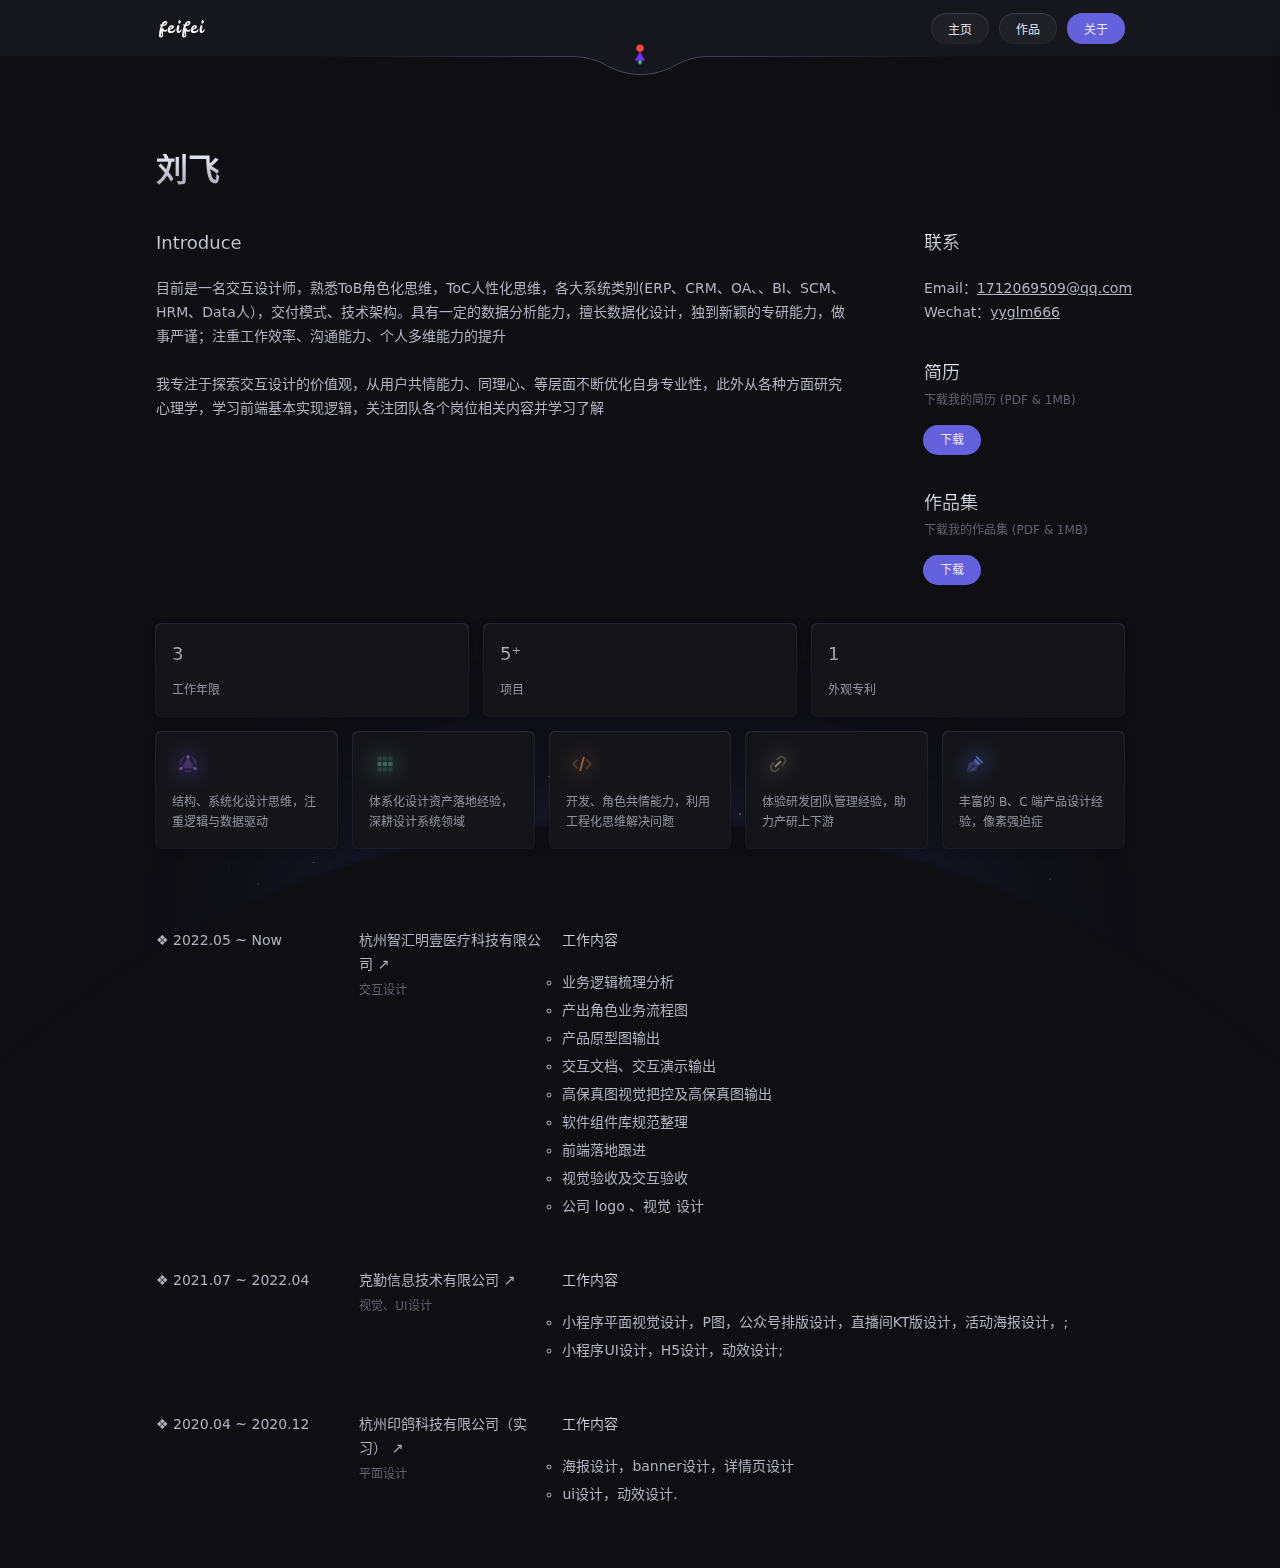
<file: about.html>
<!DOCTYPE html>
<html lang="zh-CN" style="color-scheme: dark;">
<head>
    <meta charset="UTF-8">
    <meta name="viewport" content="width=device-width, initial-scale=1.0">
    <title>刘飞 - 交互设计</title>
    <link rel="stylesheet" href="./css/style.min.css">
    <link rel="shortcut icon" href="./assets/public/favicon.svg"/>
</head>
<body>
    <canvas class="fireworks"></canvas>
    <div class="head">
        <div class="main">
            <a href="./index.html" class="logo"><img src="./assets/public/logo_text.svg"></a>
            <div class="menu">
                <li class="magical btn" onclick="window.location.href='./index.html'">主页</li>
                <li class="magical btn" onclick="window.location.href='./work.html'">作品</li>
                <li class="magical btn nav" onclick="window.location.href='./about.html'">关于</li>
            </div>
            <div class="menu" id="menu-expand">
                <li class="magical btn skin" id="menu-expand-child"><i class="icon menu-icon"></i></li>
            </div>
            <div id="menu-panel">
                <div class="menu-panel-content">
                    <li class="magical btn" onclick="window.location.href='./index.html'">主页</li>
                    <li class="magical btn" onclick="window.location.href='./work.html'">作品</li>
                    <li class="magical btn nav" onclick="window.location.href='./about.html'">关于</li>
                </div>
            </div>
        </div>
        <blockquote><img src="./assets/public/logo.svg"></blockquote>
    </div>
    <div class="about">
        <div class="about-top">
            <div class="about-name">刘飞</div>
            <div class="about-info">
                <div class="about-info-left">
                    <div class="about-info-title">Introduce</div>
                    <div class="introduce-desc">
                        目前是一名交互设计师，熟悉ToB角色化思维，ToC人性化思维，各大系统类别(ERP、CRM、OA、、BI、SCM、HRM、Data人），交付模式、技术架构。具有一定的数据分析能力，擅长数据化设计，独到新颖的专研能力，做事严谨；注重工作效率、沟通能力、个人多维能力的提升<br><br>
                        我专注于探索交互设计的价值观，从用户共情能力、同理心、等层面不断优化自身专业性，此外从各种方面研究心理学，学习前端基本实现逻辑，关注团队各个岗位相关内容并学习了解<br><br>
                    </div>
                </div>
                <div class="about-info-right">
                    <div class="contact">
                        <div class="about-info-title">联系</div>
                        <div class="contact-desc">
                            <div class="list">
                                <div class="list-label">Email：</div>
                                <div href="javascript:" class="list-value" id="email" tabindex="0" role="button"  title="点击复制邮箱">
                                    <a id="emailCopied">1712069509@qq.com</a>
                                </div>
                                <span class="list-value copied">copied&nbsp;✓</span>
                            </div>
                            <div class="list">
                                <div class="list-label">Wechat：</div>
                                <div class="list-value">
                                    <a class="tooltip">yyglm666
                                        <div class="tooltip-box">
                                            <img src="./assets/about/wechat.jpg">
                                        </div>
                                    </a>
                                </div>
                            </div>
                        </div>
                    </div>
                    <div class="resume">
                        <div class="about-info-title resume-title">简历</div>
                        <div class="resume-desc">
                            <div class="resume-desc-helptext">下载我的简历 (PDF & 1MB)</div>
                            <div class="magical resume-btn"><a href="https://docs.qq.com/pdf/DQ3VXZ1lpdlR1WmRV?u=0fa7cd2aaa994c65bd9fe5bac5818857" target="_blank">下载</a></div>
                        </div>
                    </div>
                    <div class="resume">
                        <div class="about-info-title resume-title">作品集</div>
                        <div class="resume-desc">
                            <div class="resume-desc-helptext">下载我的作品集 (PDF & 1MB)</div>
                            <div class="magical resume-btn"><a href="https://docs.qq.com/pdf/DQ0xMUG5vY2lyYURJ?u=0fa7cd2aaa994c65bd9fe5bac5818857" target="_blank">下载</a></div>
                        </div>
                    </div>
                </div>
            </div>
        </div>
        <div class="about-middle">
            <div class="power">
                <div class="list-00">
                    <div class="magical power-card-number">
                        <a>
                            <div class="card-title">3</div>
                            <div class="card-text">工作年限</div>
                        </a>
                    </div>
                    <div class="magical power-card-number">
                        <a>
                            <div class="card-title">5⁺</div>
                            <div class="card-text">项目</div>
                        </a>
                    </div>
                    
                    <div class="magical power-card-number">
                        <a>
                            <div class="card-title">1</div>
                            <div class="card-text">外观专利</div>
                        </a>
                    </div>
                </div>
                <div class="list-01">
                    <div class="magical power-card">
                        <a>
                            <div class="card-img" style="background-image: url('./assets/about/abstract.svg')"></div>
                            <div class="card-text">结构、系统化设计思维，注重逻辑与数据驱动</div>
                        </a>
                    </div>
                    <div class="magical power-card">
                        <a>
                            <div class="card-img" style="background-image: url('./assets/about/menu.svg')"></div>
                            <div class="card-text">体系化设计资产落地经验，深耕设计系统领域</div>
                        </a>
                    </div>
                    <div class="magical power-card">
                        <a>
                            <div class="card-img" style="background-image: url('./assets/about/code.svg')"></div>
                            <div class="card-text">开发、角色共情能力，利用工程化思维解决问题</div>
                        </a>
                    </div>
                    <div class="magical power-card">
                        <a>
                            <div class="card-img" style="background-image: url('./assets/about/pin.svg')"></div>
                            <div class="card-text">体验研发团队管理经验，助力产研上下游</div>
                        </a>
                    </div>
                    <div class="magical power-card">
                        <a>
                            <div class="card-img" style="background-image: url('./assets/about/pen.svg')"></div>
                            <div class="card-text">丰富的 B、C 端产品设计经验，像素强迫症</div>
                        </a>
                    </div>
                </div>
            </div>
        </div>
        <div class="about-bottom">
            <div class="experience">
                <div class="item">
                    <div class="time">❖ 2022.05 ~ Now</div>
                    <div class="name">
                        <div class="company"><a href="https://aiqicha.baidu.com/company_detail_85793384370462" target="_blank">杭州智汇明壹医疗科技有限公司 ↗</a></div>
                        <div class="job">交互设计</div>
                    </div>
                    <div class="project-experience">
                        <div class="item">
                            <div class="title">工作内容</div>
                            <div class="desc">
                                <ul>
                                    
                                    <li>业务逻辑梳理分析</li>
                                    <li>产出角色业务流程图</li>
                                    <li>产品原型图输出</li>
                                    <li>交互文档、交互演示输出</li>
                                    <li>高保真图视觉把控及高保真图输出</li>
                                    <li>软件组件库规范整理</li>
                                    <li>前端落地跟进</li>
                                    <li>视觉验收及交互验收</li>
                                    <li>公司 logo 、视觉 设计</li>
                                </ul>
                            </div>
                        </div>
                    </div>
                </div>
                <div class="item">
                    <div class="time">❖ 2021.07 ~ 2022.04</div>
                    <div class="name">
                        <div class="company"><a href="https://www.keqin-it.com/" target="_blank">克勤信息技术有限公司 ↗</a></div>
                        <div class="job">视觉、UI设计</div>
                    </div>
                    <div class="project-experience">
                        <div class="item">
                            <div class="title">工作内容</div>
                            <div class="desc">
                                <ul>
                                    <li>小程序平面视觉设计，P图，公众号排版设计，直播间KT版设计，活动海报设计，;</li>
                                    <li>小程序UI设计，H5设计，动效设计;</li>
                                </ul>
                            </div>
                        </div>
                        
                        
                    </div>
                </div>
                <div class="item">
                    <div class="time">❖ 2020.04 ~ 2020.12</div>
                    <div class="name">
                        <div class="company"><a href="https://yingekeji.com/#classify" target="_blank">杭州印鸽科技有限公司（实习） ↗</a></div>
                        <div class="job">平面设计</div>
                    </div>
                    <div class="project-experience">
                        <div class="item">
                            <div class="title">工作内容</div>
                            <div class="desc">
                                <ul>
                                    <li>海报设计，banner设计，详情页设计</li>
                                    <li>ui设计，动效设计.</li>
                                </ul>
                            </div>
                        </div>
                    </div>
                </div>
            </div>
        </div>
   
    </div>
    <div class="widget">
        <div class="shape-light"></div>
        <div class="shape-star">
            <div class="rising-stars rising-stars-visible">
                <div style="height:1px;width:1px"></div>
                <div style="height:2px;width:2px"></div>
                <div style="height:1px;width:1px"></div>
            </div>
        </div>
        <div class="shape-earth"></div>
    </div>
</body>
<script src="./js/main.min.js"></script>
<script src='./js/anime.js'></script>
<script src='./js/firework.js'></script>
</html>
</file>
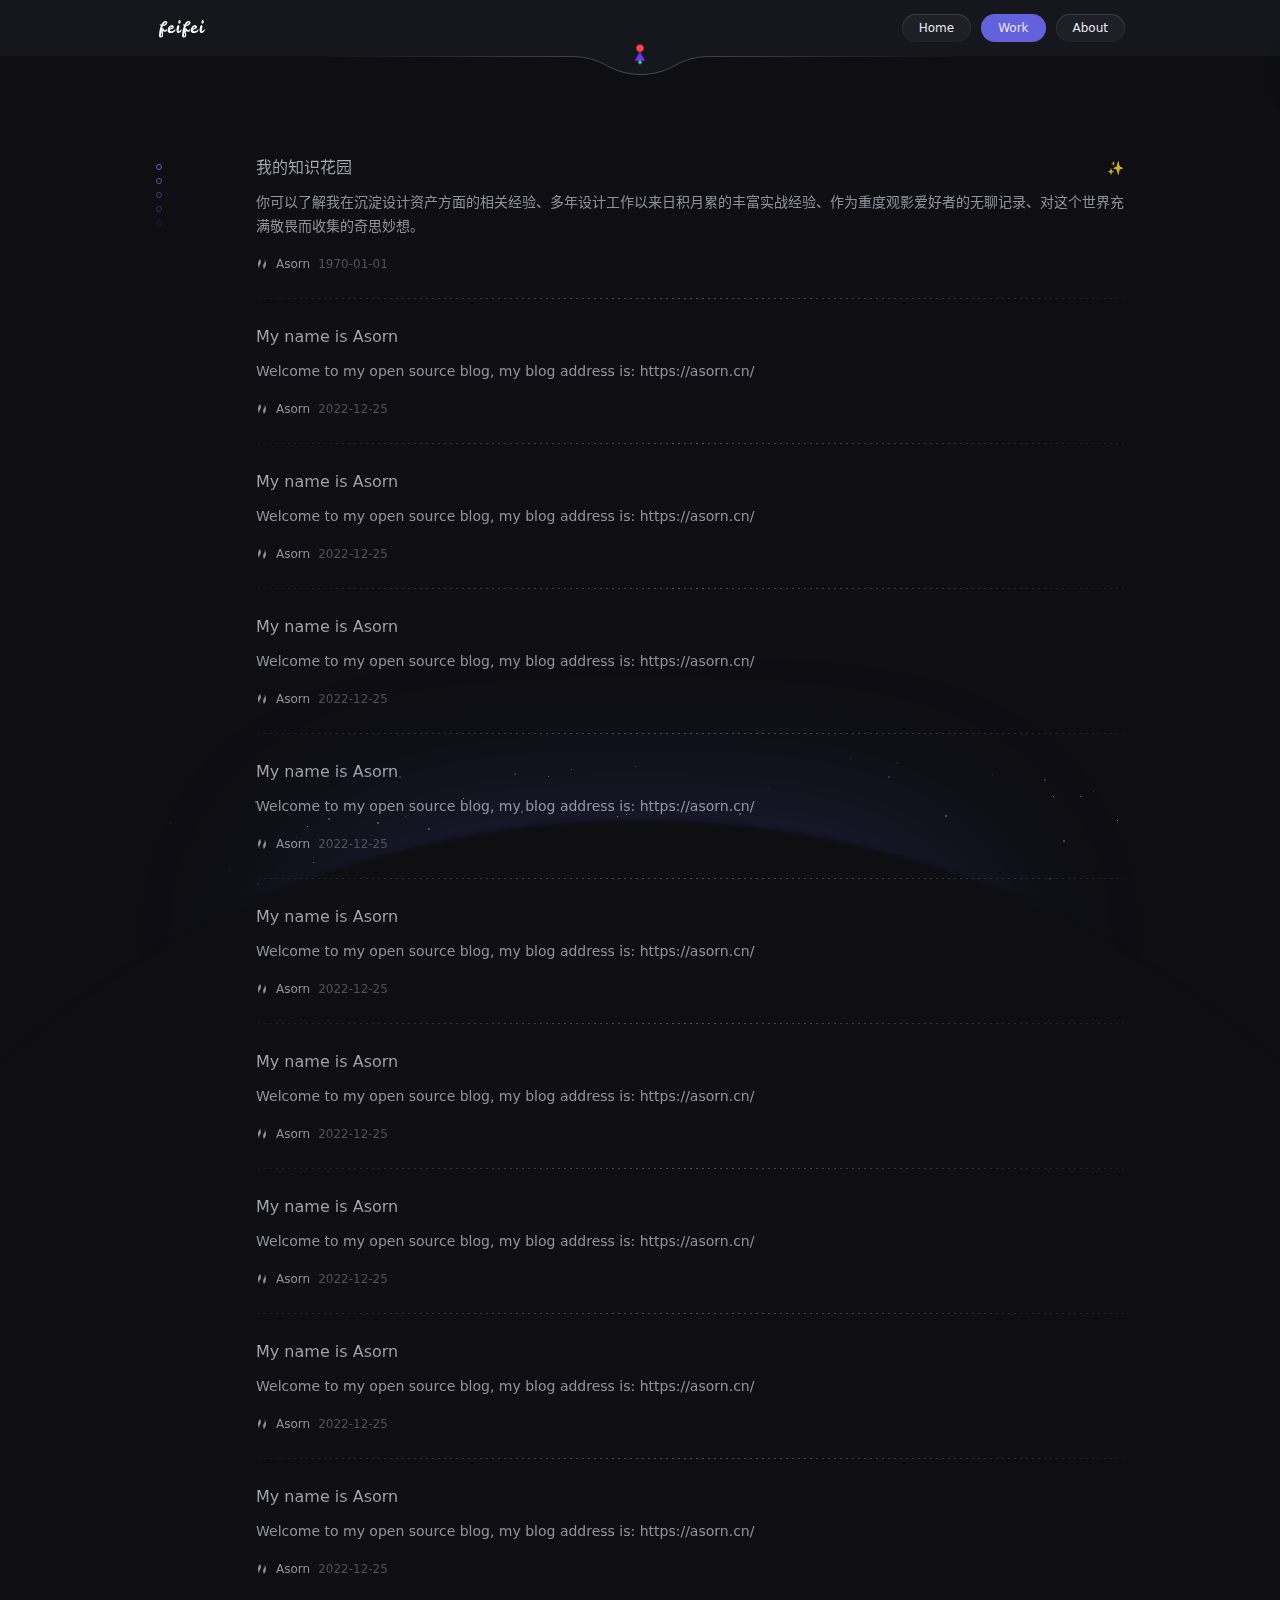
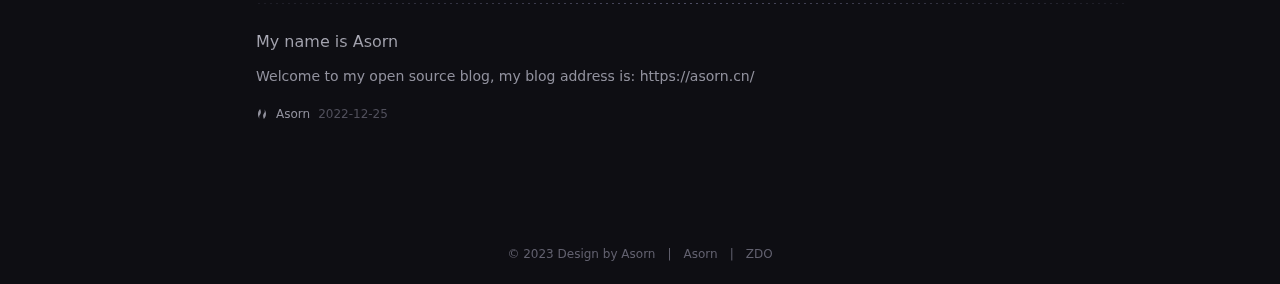
<file: blog.html>
<!DOCTYPE html>
<html lang="zh-CN" style="color-scheme: dark;">
<head>
    <meta charset="UTF-8">
    <meta name="viewport" content="width=device-width, initial-scale=1.0">
    <title>Asorn - My Blog</title>
    <link rel="stylesheet" href="./css/style.min.css">
    <link rel="shortcut icon" href="./assets/public/favicon.svg" />
</head>
<body>
    <canvas class="fireworks"></canvas>
    <div class="head">
        <div class="main">
            <a href="./index.html" class="logo"><img src="./assets/public/logo_text.svg"></a>
            <div class="menu">
                <li class="magical btn" onclick="window.location.href='./index.html'">Home</li>
                <li class="magical btn nav" onclick="window.location.href='./work.html'">Work</li>
                <li class="magical btn" onclick="window.location.href='./about.html'">About</li>
            </div>
            <div class="menu" id="menu-expand">
                <li class="magical btn skin" id="menu-expand-child"><i class="icon menu-icon"></i></li>
            </div>
            <div id="menu-panel">
                <div class="menu-panel-content">
                    <li class="magical btn" onclick="window.location.href='./index.html'">Home</li>
                    <li class="magical btn nav" onclick="window.location.href='./blog.html'">Work</li>
                    <li class="magical btn" onclick="window.location.href='./about.html'">About</li>
                </div>
            </div>
        </div>
        <blockquote><img src="./assets/public/logo.svg"></blockquote>
    </div>
    <div class="blog">
        <div class="blog-left">
            <div class="blog-left-line"><img src="./assets/blog/line-dot.svg"></div>
        </div>
        <div class="blog-list">
            <div class="item">
                <a href="https://www.yuque.com/asorn" target="_blank">
                    <div class="text">
                        <div class="title-area">
                            <div class="title">
                                <div class="name">我的知识花园</div>
                                <div class="link"> ↗</div>
                            </div>
                            <div class="tag">✨</div>
                        </div>
                        <div class="desc">你可以了解我在沉淀设计资产方面的相关经验、多年设计工作以来日积月累的丰富实战经验、作为重度观影爱好者的无聊记录、对这个世界充满敬畏而收集的奇思妙想。</div>
                    </div>
                    <div class="info">
                        <div class="info-avatar"><img src="./assets/blog/avatar.svg"></div>
                        <div class="info-name">Asorn</div>
                        <div class="info-time">1970-01-01</div>
                    </div>
                </a>
                <div class="content-divider"></div>
            </div>
            <div class="item">
                <a href="https://asorn.cn/" target="_blank">
                    <div class="text">
                        <div class="title-area">
                            <div class="title">
                                <div class="name">My name is Asorn</div>
                                <div class="link"> ↗</div>
                            </div>
                        </div>
                        <div class="desc">Welcome to my open source blog, my blog address is: https://asorn.cn/</div>
                    </div>
                    <div class="info">
                        <div class="info-avatar"><img src="./assets/blog/avatar.svg"></div>
                        <div class="info-name">Asorn</div>
                        <div class="info-time">2022-12-25</div>
                    </div>
                </a>
                <div class="content-divider"></div>
            </div>
            <div class="item">
                <a href="https://asorn.cn/" target="_blank">
                    <div class="text">
                        <div class="title-area">
                            <div class="title">
                                <div class="name">My name is Asorn</div>
                                <div class="link"> ↗</div>
                            </div>
                        </div>
                        <div class="desc">Welcome to my open source blog, my blog address is: https://asorn.cn/</div>
                    </div>
                    <div class="info">
                        <div class="info-avatar"><img src="./assets/blog/avatar.svg"></div>
                        <div class="info-name">Asorn</div>
                        <div class="info-time">2022-12-25</div>
                    </div>
                </a>
                <div class="content-divider"></div>
            </div>
            <div class="item">
                <a href="https://asorn.cn/" target="_blank">
                    <div class="text">
                        <div class="title-area">
                            <div class="title">
                                <div class="name">My name is Asorn</div>
                                <div class="link"> ↗</div>
                            </div>
                        </div>
                        <div class="desc">Welcome to my open source blog, my blog address is: https://asorn.cn/</div>
                    </div>
                    <div class="info">
                        <div class="info-avatar"><img src="./assets/blog/avatar.svg"></div>
                        <div class="info-name">Asorn</div>
                        <div class="info-time">2022-12-25</div>
                    </div>
                </a>
                <div class="content-divider"></div>
            </div>
            <div class="item">
                <a href="https://asorn.cn/" target="_blank">
                    <div class="text">
                        <div class="title-area">
                            <div class="title">
                                <div class="name">My name is Asorn</div>
                                <div class="link"> ↗</div>
                            </div>
                        </div>
                        <div class="desc">Welcome to my open source blog, my blog address is: https://asorn.cn/</div>
                    </div>
                    <div class="info">
                        <div class="info-avatar"><img src="./assets/blog/avatar.svg"></div>
                        <div class="info-name">Asorn</div>
                        <div class="info-time">2022-12-25</div>
                    </div>
                </a>
                <div class="content-divider"></div>
            </div>
            <div class="item">
                <a href="https://asorn.cn/" target="_blank">
                    <div class="text">
                        <div class="title-area">
                            <div class="title">
                                <div class="name">My name is Asorn</div>
                                <div class="link"> ↗</div>
                            </div>
                        </div>
                        <div class="desc">Welcome to my open source blog, my blog address is: https://asorn.cn/</div>
                    </div>
                    <div class="info">
                        <div class="info-avatar"><img src="./assets/blog/avatar.svg"></div>
                        <div class="info-name">Asorn</div>
                        <div class="info-time">2022-12-25</div>
                    </div>
                </a>
                <div class="content-divider"></div>
            </div>
            <div class="item">
                <a href="https://asorn.cn/" target="_blank">
                    <div class="text">
                        <div class="title-area">
                            <div class="title">
                                <div class="name">My name is Asorn</div>
                                <div class="link"> ↗</div>
                            </div>
                        </div>
                        <div class="desc">Welcome to my open source blog, my blog address is: https://asorn.cn/</div>
                    </div>
                    <div class="info">
                        <div class="info-avatar"><img src="./assets/blog/avatar.svg"></div>
                        <div class="info-name">Asorn</div>
                        <div class="info-time">2022-12-25</div>
                    </div>
                </a>
                <div class="content-divider"></div>
            </div>
            <div class="item">
                <a href="https://asorn.cn/" target="_blank">
                    <div class="text">
                        <div class="title-area">
                            <div class="title">
                                <div class="name">My name is Asorn</div>
                                <div class="link"> ↗</div>
                            </div>
                        </div>
                        <div class="desc">Welcome to my open source blog, my blog address is: https://asorn.cn/</div>
                    </div>
                    <div class="info">
                        <div class="info-avatar"><img src="./assets/blog/avatar.svg"></div>
                        <div class="info-name">Asorn</div>
                        <div class="info-time">2022-12-25</div>
                    </div>
                </a>
                <div class="content-divider"></div>
            </div>
            <div class="item">
                <a href="https://asorn.cn/" target="_blank">
                    <div class="text">
                        <div class="title-area">
                            <div class="title">
                                <div class="name">My name is Asorn</div>
                                <div class="link"> ↗</div>
                            </div>
                        </div>
                        <div class="desc">Welcome to my open source blog, my blog address is: https://asorn.cn/</div>
                    </div>
                    <div class="info">
                        <div class="info-avatar"><img src="./assets/blog/avatar.svg"></div>
                        <div class="info-name">Asorn</div>
                        <div class="info-time">2022-12-25</div>
                    </div>
                </a>
                <div class="content-divider"></div>
            </div>
            <div class="item">
                <a href="https://asorn.cn/" target="_blank">
                    <div class="text">
                        <div class="title-area">
                            <div class="title">
                                <div class="name">My name is Asorn</div>
                                <div class="link"> ↗</div>
                            </div>
                        </div>
                        <div class="desc">Welcome to my open source blog, my blog address is: https://asorn.cn/</div>
                    </div>
                    <div class="info">
                        <div class="info-avatar"><img src="./assets/blog/avatar.svg"></div>
                        <div class="info-name">Asorn</div>
                        <div class="info-time">2022-12-25</div>
                    </div>
                </a>
                <div class="content-divider"></div>
            </div>
            <div class="item">
                <a href="https://asorn.cn/" target="_blank">
                    <div class="text">
                        <div class="title-area">
                            <div class="title">
                                <div class="name">My name is Asorn</div>
                                <div class="link"> ↗</div>
                            </div>
                        </div>
                        <div class="desc">Welcome to my open source blog, my blog address is: https://asorn.cn/</div>
                    </div>
                    <div class="info">
                        <div class="info-avatar"><img src="./assets/blog/avatar.svg"></div>
                        <div class="info-name">Asorn</div>
                        <div class="info-time">2022-12-25</div>
                    </div>
                </a>
            </div>
        </div>
    </div>
    <div class="footer">
        <div class="copyright">
            <div>© 2023 Design by <a href="https://asorn.cn/" target="_blank">Asorn</a></div>
            <span>|</span>
            <div class="fillings">
                <a href="https://asorn.cn/" target="_blank">Asorn</a>
            </div>
            <span>|</span>
            <div class="friends">
                <a href="https://zdo.fun/" target="_blank">ZDO</a>
            </div>
        </div>
    </div>
    <div class="widget">
        <div class="shape-light"></div>
        <div class="shape-star">
            <div class="rising-stars rising-stars-visible">
                <div style="height:1px;width:1px"></div>
                <div style="height:2px;width:2px"></div>
                <div style="height:1px;width:1px"></div>
            </div>
        </div>
        <div class="shape-earth"></div>
    </div>
</body>
<script>
    window.addEventListener("mousemove", function (e) {
        document.querySelectorAll(".magical").forEach(element => {
            const rect = element.getBoundingClientRect();
            const offsetX = e.clientX - rect.left;
            const offsetY = e.clientY - rect.top;
            element.style.setProperty("--mouse-x", `${offsetX}px`);
            element.style.setProperty("--mouse-y", `${offsetY}px`);
        });
    });
</script>
<script src="./js/main.min.js"></script>
<script src='./js/anime.js'></script>
<script src='./js/firework.js'></script>
</html>
</file>
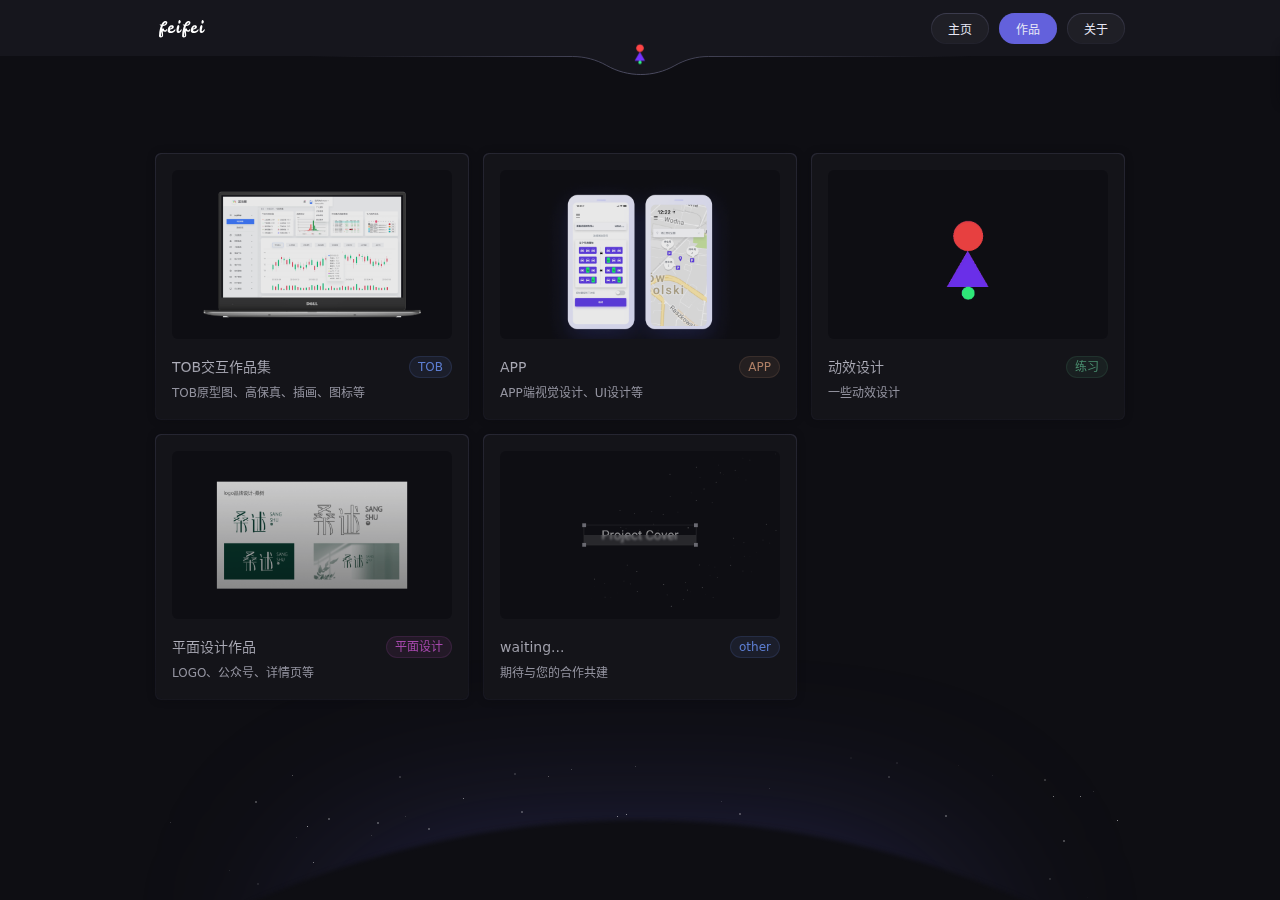
<file: work.html>
<!DOCTYPE html>
<html lang="zh-CN" style="color-scheme: dark;">
<head>
    <meta charset="UTF-8">
    <meta name="viewport" content="width=device-width, initial-scale=1.0">
    <title>刘飞 - 交互设计</title>
    <link rel="stylesheet" href="./css/style.min.css">
    <link rel="shortcut icon" href="./assets/public/favicon.svg"/>
</head>
<body>
    <canvas class="fireworks"></canvas>
    <div class="head">
        <div class="main">
            <a href="./index.html" class="logo"><img src="./assets/public/logo_text.svg"></a>
            <div class="menu">
                <li class="magical btn" onclick="window.location.href='./index.html'">主页</li>
                <li class="magical btn nav" onclick="window.location.href='./work.html'">作品</li>
                <li class="magical btn" onclick="window.location.href='./about.html'">关于</li>
            </div>
            <div class="menu" id="menu-expand">
                <li class="magical btn skin" id="menu-expand-child"><i class="icon menu-icon"></i></li>
            </div>
            <div id="menu-panel">
                <div class="menu-panel-content">
                    <li class="magical btn" onclick="window.location.href='./index.html'">主页</li>
                    <li class="magical btn nav" onclick="window.location.href='./work.html'">作品</li>
                    <li class="magical btn" onclick="window.location.href='./about.html'">关于</li>
                </div>
            </div>
        </div>
        <blockquote><img src="./assets/public/logo.svg"></blockquote>
    </div>
    
        <div class="work">
            <div class="card-list">
                <div class="magical item">
                    <a href="https://www.zcool.com.cn/work/ZNjg2MTQ1MDA=.html" target="_blank">
                        <div class="dark"><img class="cover" src="./assets/work/tob.png"></div>
                        <div class="text">
                            <div class="title-area">
                                <div class="title">
                                    <div class="name">TOB交互作品集</div>
                                    <div class="name link"> ↗</div>
                                </div>
                                <div class="tag tag-2b">TOB</div>
                            </div>
                            <div class="desc">TOB原型图、高保真、插画、图标等</div>
                        </div>
                    </a>
                </div>
                <div class="magical item">
                    <a href="https://www.zcool.com.cn/work/ZNjg4MTU2NDA=.html" target="_blank">
                        <div class="dark"><img class="cover" src="./assets/work/APP.png"></div>
                        <div class="text">
                            <div class="title-area">
                                <div class="title">
                                    <div class="name">APP</div>
                                    <div class="name link"> ↗</div>
                                </div>
                                <div class="tag tag-assets">APP</div>
                            </div>
                            <div class="desc">APP端视觉设计、UI设计等</div>
                        </div>
                    </a>
                </div>
                <div class="magical item">
                    <a href="https://www.zcool.com.cn/work/ZNjg4MjExNjg=.html" target="_blank">
                        <div class="dark"><img class="cover" src="./assets/work/Dynamic effect.png"></div>
                        <div class="text">
                            <div class="title-area">
                                <div class="title">
                                    <div class="name">动效设计</div>
                                    <div class="name link"> ↗</div>
                                </div>
                                <div class="tag tag-web">练习</div>
                            </div>
                            <div class="desc">一些动效设计</div>
                        </div>
                    </a>
                </div>
                <div class="magical item">
                    <a href="https://www.zcool.com.cn/work/ZNjg4MTk4NjQ=.html" target="_blank">
                        <div class="dark"><img class="cover" src="./assets/work/平面设计.png"></div>
                        <div class="text">
                            <div class="title-area">
                                <div class="title">
                                    <div class="name">平面设计作品</div>
                                    <div class="name link"> ↗</div>
                                </div>
                                <div class="tag tag-app">平面设计</div>
                            </div>
                            <div class="desc">LOGO、公众号、详情页等</div>
                        </div>
                    </a>
                </div>
                <div class="magical item">
                    <a href="javascript:void(0)" target="_blank">
                        <div class="dark"><img class="cover" src="./assets/work/empty.png"></div>
                        <div class="text">
                            <div class="title-area">
                                <div class="title">
                                    <div class="name">waiting...</div>
                                    <div class="name link"> ↗</div>
                                </div>
                                <div class="tag tag-2b">other</div>
                            </div>
                            <div class="desc">期待与您的合作共建</div>
                        </div>
                    </a>
                
                
            </div>
       
        </div>
        <div class="widget">
            <div class="shape-light"></div>
            <div class="shape-star">
                <div class="rising-stars rising-stars-visible">
                    <div style="height:1px;width:1px"></div>
                    <div style="height:2px;width:2px"></div>
                    <div style="height:1px;width:1px"></div>
                </div>
            </div>
            <div class="shape-earth"></div>
        </div>
        
</body>
<script>
    window.addEventListener("mousemove", function (e) {
        document.querySelectorAll(".magical").forEach(element => {
            const rect = element.getBoundingClientRect();
            const offsetX = e.clientX - rect.left;
            const offsetY = e.clientY - rect.top;
            element.style.setProperty("--mouse-x", `${offsetX}px`);
            element.style.setProperty("--mouse-y", `${offsetY}px`);
        });
    });
</script>
<script src="./js/main.min.js"></script>
<script src='./js/anime.js'></script>
<script src='./js/firework.js'></script>
</html>
</file>
<file: css/style.min.css>
@media screen and (max-width: 768px){.about-info{flex-direction:column}.list-00,.list-01{grid-template-columns:1fr 1fr !important}.about-bottom .experience .item{grid-template-columns:none !important;grid-template-rows:1fr !important}.blog-left{display:none}.menu{display:none !important}#menu-expand{display:block !important}.hello::after{width:320px !important;height:320px !important}.copyright span,.fillings,.friends{display:none !important}}@media screen and (min-width: 769px){#menu-panel{left:100vw !important}}*{border:0;margin:0;padding:0;box-sizing:border-box;list-style:none;font-size:12px;text-decoration:unset}body{background-color:#0E0E13;color:#E8E8F6;font-family:Roboto, system-ui, -apple-system, "Segoe UI", "Helvetica Neue", Arial, "Liberation Sans", sans-serif, "Apple Color Emoji", "Segoe UI Emoji", "Segoe UI Symbol", "Noto Color Emoji";-webkit-font-smoothing:antialiased;overflow-x:hidden}.fireworks{position:fixed;top:0;left:0;width:100%;height:100%;display:block;z-index:-999}.icon{font-size:0}.icon.dark::before{content:url(../assets/public/skin_light.svg)}.icon.menu-icon::before{content:url(../assets/public/menu_icon.svg)}.magical{--circle-size:600px;--inset:1px;--border:6px;position:relative;display:flex;align-items:center;justify-content:center;border-radius:var(--border);background-color:#0E0E13}.magical::before,.magical::after{content:'';position:absolute;width:calc(100% + var(--inset)*2);height:calc(100% + var(--inset)*2);border-radius:var(--border);inset:calc(0 - var(--inset))}.magical::before{background:radial-gradient(var(--circle-size) circle at var(--mouse-x) var(--mouse-y), rgba(255,255,255,0.3), transparent 40%);z-index:-1}.magical::after{background:linear-gradient(180deg, rgba(78,78,100,0.48) 0%, rgba(78,78,100,0.2) 100%);z-index:-2}.magical .show{width:100%;height:100%;position:absolute;border-radius:var(--border);opacity:0;pointer-events:none;background:radial-gradient(var(--circle-size) circle at var(--mouse-x) var(--mouse-y), rgba(255,255,255,0.01), transparent 40%)}.btn{--border:9999px;background-image:radial-gradient(var(--circle-size) circle at var(--mouse-x) var(--mouse-y), rgba(255,255,255,0.06), transparent 40%)}.btn::before{background:radial-gradient(var(--circle-size) circle at var(--mouse-x) var(--mouse-y), rgba(255,255,255,0.4), transparent 40%)}.btn::after{background:linear-gradient(180deg, rgba(78,78,100,0.68) 0%, rgba(78,78,100,0.2) 100%)}.head{position:fixed;padding:0 40px;width:100%;--height:56px;height:var(--height);display:flex;justify-content:center;align-items:center;--mw:968px;background:rgba(25,25,32,0.8);backdrop-filter:blur(4px);flex-direction:column;z-index:100}.head .main{width:100%;display:flex;justify-content:space-between;align-items:center;max-width:var(--mw)}.head .logo{height:20px}.head #menu-expand{display:none}.head #menu-expand.active{pointer-events:none}.head #menu-expand.active+#menu-panel{left:40px}.head #menu-expand>.menu-icon{transition:transform .5s}.head #menu-expand .active #menu-expand>.menu-icon{transform:rotate(45deg)}@keyframes goOut{0%{left:40px}100%{left:100vw}}.head .menu{display:flex;gap:12px}.head .menu li{--circle-size:100px;border-radius:9999px;padding:6px 16px;cursor:pointer;background-color:#1F1F26;transition:.3s background ease-in-out}.head .menu li.nav,.head .menu li.nav::before{background-color:#6361DC}.head .menu .skin{width:14px;padding:6px 13px}.head #menu-panel{width:calc(100vw - 80px);position:absolute;top:44px;left:100vw;padding:16px 24px;background:rgba(25,25,32,0.96);backdrop-filter:blur(4px);border-radius:6px;box-shadow:0px 0px 8px 0px rgba(10,10,14,0.4);z-index:101}.head #menu-panel .menu-panel-content{display:flex;flex-direction:row;flex-wrap:wrap;justify-content:flex-end;gap:16px}.head #menu-panel .menu-panel-content li{--circle-size:100px;border-radius:9999px;padding:6px 16px;cursor:pointer;background-color:#1F1F26;transition:.3s background ease-in-out}.head #menu-panel .menu-panel-content li.nav,.head #menu-panel .menu-panel-content li.nav::before{background-color:#6361DC}.head blockquote{position:absolute;inset:calc(20px + var(--height)) 0 0;font-size:0;width:100%;display:flex;align-items:flex-end;justify-content:center}.head blockquote::after{content:'';position:absolute;bottom:0;left:0;right:0;height:20px;background:url("../assets/public/head_bottom_line.svg") no-repeat center top;z-index:-1}.head blockquote img{margin-bottom:10px;animation:rotate 6s linear infinite}@keyframes rotate{0%{transform:rotate(0deg)}100%{transform:rotate(360deg)}}.footer{padding:60px 40px 20px 40px;font-size:12px;line-height:20px;color:#62616F}.footer .copyright{display:flex;justify-content:center;align-items:center;--mw:968px;gap:12px}.footer .copyright .main{width:100%;display:flex;justify-content:space-between;align-items:center;max-width:var(--mw)}.footer .copyright a{transition:color .15s ease-in;color:#62616F}.footer .copyright a:hover{color:#6361DC}.footer .copyright .friends{display:flex;justify-content:center;align-items:center;--mw:968px;gap:8px}.footer .copyright .friends .main{width:100%;display:flex;justify-content:space-between;align-items:center;max-width:var(--mw)}.widget{display:flex;justify-content:center;align-items:center;--mw:968px}.widget .main{width:100%;display:flex;justify-content:space-between;align-items:center;max-width:var(--mw)}.widget .shape-light{z-index:-99;position:fixed;bottom:-180px;width:600px;height:200px;border-radius:9999px;background:rgba(99,97,220,0.4);filter:blur(100px)}.widget .shape-star{position:fixed;z-index:-98;bottom:0;height:150px;width:var(--mw);-webkit-mask-image:linear-gradient(180deg, rgba(217,217,217,0) 0%, rgba(217,217,217,0.8) 25%, #d9d9d9 50%, rgba(217,217,217,0.8) 75%, rgba(217,217,217,0) 100%);mask-image:linear-gradient(180deg, rgba(217,217,217,0) 0%, rgba(217,217,217,0.8) 25%, #d9d9d9 50%, rgba(217,217,217,0.8) 75%, rgba(217,217,217,0) 100%);-webkit-mask-size:cover;mask-size:cover}@keyframes risingStarsAnination{0%{transform:translateZ(0) translateY(0)}to{transform:translateZ(0) translateY(-2000px)}}.widget .shape-star .rising-stars{opacity:.7;pointer-events:none}.widget .shape-star .rising-stars div{background:transparent;border-radius:50%}.widget .shape-star .rising-stars div:nth-child(1){animation-duration:100s !important;box-shadow:136px 13273px #fff,347px 1735px #fff,813px 1674px #fff,1949px 440px #fff,1440px 41px #fff,437px 1122px #fff,406px 430px #fff,1014px 25px #fff,1330px 1616px #fff,1636px 1496px #fff,1358px 800px #fff,48px 857px #fff,900px 1821px #fff,906px 1975px #fff,832px 163px #fff,1911px 1480px #fff,576px 523px #fff,783px 1435px #fff,738px 1712px #fff,1822px 193px #fff,1168px 1172px #fff,480px 687px #fff,798px 337px #fff,1747px 824px #fff,1296px 1690px #fff,1277px 1786px #fff,1941px 1271px #fff,1925px 784px #fff,400px 1302px #fff,112px 882px #fff,1008px 1624px #fff,55px 1604px #fff,1143px 1555px #fff,1354px 1344px #fff,1687px 601px #fff,651px 617px #fff,984px 1737px #fff,505px 1689px #fff,634px 1460px #fff,770px 827px #fff,315px 833px #fff,192px 1677px #fff,1324px 580px #fff,1862px 1217px #fff,157px 1255px #fff,1265px 1949px #fff,259px 482px #fff,1925px 39px #fff,1823px 1401px #fff,172px 1227px #fff,1120px 662px #fff,621px 681px #fff,959px 1389px #fff,370px 367px #fff,1629px 754px #fff,117px 756px #fff,415px 19px #fff,1158px 1227px #fff,36px 322px #fff,315px 1172px #fff,1156px 1010px #fff,758px 828px #fff,1576px 1585px #fff,725px 1487px #fff,1987px 1199px #fff,832px 827px #fff,1162px 92px #fff,103px 1868px #fff,588px 198px #fff,695px 984px #fff,1256px 1513px #fff,29px 924px #fff,1991px 1022px #fff,317px 932px #fff,114px 1610px #fff,1073px 1420px #fff,1161px 1045px #fff,684px 312px #fff,250px 419px #fff,151px 76px #fff,1228px 400px #fff,1381px 202px #fff,1210px 207px #fff,951px 1633px #fff,1585px 1768px #fff,1187px 1462px #fff,231px 1455px #fff,1457px 1778px #fff,1604px 75px #fff,1952px 1575px #fff,1870px 10px #fff,1240px 1824px #fff,591px 554px #fff,1696px 112px #fff,1618px 662px #fff,860px 1971px #fff,899px 1140px #fff,1334px 285px #fff,1051px 732px #fff,267px 1737px #fff,1363px 965px #fff,1829px 1718px #fff,1966px 1063px #fff,979px 1908px #fff,1654px 1085px #fff,416px 1055px #fff,1758px 576px #fff,1604px 720px #fff,840px 143px #fff,852px 1385px #fff,411px 1808px #fff,992px 28px #fff,1461px 122px #fff,1110px 671px #fff,221px 1734px #fff,1886px 1139px #fff,1963px 1765px #fff,406px 456px #fff,461px 1710px #fff,524px 1305px #fff,905px 1265px #fff,731px 126px #fff,1748px 186px #fff,759px 1511px #fff,1502px 1174px #fff,163px 1326px #fff,1236px 416px #fff,963px 1543px #fff,509px 373px #fff,1965px 942px #fff,1621px 1614px #fff,211px 515px #fff,1064px 990px #fff,475px 715px #fff,1977px 366px #fff,1480px 1801px #fff,693px 701px #fff,944px 628px #fff,1870px 1324px #fff,1745px 442px #fff,753px 1087px #fff,1639px 620px #fff,1838px 1570px #fff,1945px 1028px #fff,1692px 1037px #fff,276px 440px #fff,668px 1787px #fff,440px 1541px #fff,1493px 199px #fff,1930px 1584px #fff,1856px 700px #fff,1161px 682px #fff,1671px 664px #fff,286px 1182px #fff,1933px 1388px #fff,743px 1367px #fff,849px 1823px #fff,136px 25px #fff,568px 102px #fff,659px 687px #fff,27px 211px #fff,1980px 602px #fff,383px 176px #fff,1124px 470px #fff,1143px 100px #fff,1744px 1751px #fff,689px 614px #fff,596px 1867px #fff,710px 883px #fff,637px 202px #fff,1372px 962px #fff,1595px 1650px #fff,1491px 1428px #fff,873px 235px #fff,1127px 582px #fff,700px 140px #fff,1470px 1395px #fff,1133px 1532px #fff,1736px 1749px #fff,1841px 228px #fff,529px 1790px #fff,1084px 1246px #fff,1365px 230px #fff,529px 304px #fff,528px 1689px #fff,1549px 1892px #fff,975px 1315px #fff,1924px 1909px #fff,423px 115px #fff,1198px 432px #fff,1081px 956px #fff,1890px 1360px #fff,872px 535px #fff,781px 630px #fff,1010px 197px #fff,651px 125px #fff,1569px 1159px #fff,233px 759px #fff,372px 139px #fff,742px 1233px #fff,302px 1514px #fff,1159px 879px #fff,1536px 213px #fff,1212px 49px #fff,897px 1653px #fff,1735px 765px #fff,1086px 410px #fff,609px 1933px #fff,127px 172px #fff,179px 1873px #fff,584px 299px #fff,861px 1050px #fff,400px 234px #fff,1401px 806px #fff,1086px 47px #fff,1735px 1844px #fff,1874px 1698px #fff,975px 720px #fff,164px 845px #fff,461px 66px #fff,894px 1102px #fff,151px 1968px #fff,258px 1303px #fff,366px 593px #fff,390px 1023px #fff,1296px 661px #fff,308px 285px #fff,554px 1926px #fff,1409px 527px #fff,1661px 316px #fff,101px 439px #fff,1051px 1323px #fff,1144px 1541px #fff,479px 16px #fff,1172px 911px #fff,1087px 1807px #fff,1699px 628px #fff,1859px 1056px #fff,571px 1977px #fff,137px 1578px #fff,906px 847px #fff,1071px 430px #fff,212px 323px #fff,353px 276px #fff,680px 316px #fff,1781px 1151px #fff,137px 1426px #fff,1270px 1679px #fff,696px 220px #fff,587px 184px #fff,704px 795px #fff,1646px 907px #fff,1546px 11px #fff,369px 1976px #fff,1199px 815px #fff,290px 913px #fff,159px 1921px #fff,955px 1406px #fff,748px 1132px #fff,1388px 1674px #fff,1390px 1925px #fff,961px 70px #fff,1015px 927px #fff,470px 64px #fff,1125px 684px #fff,615px 1839px #fff,1318px 1437px #fff,1338px 1130px #fff,295px 1857px #fff,1656px 1208px #fff,1550px 1250px #fff,595px 1523px #fff,943px 1812px #fff,976px 1048px #fff,175px 1883px #fff,641px 1066px #fff,1115px 758px #fff,1726px 1072px #fff,1403px 1085px #fff,1601px 935px #fff,221px 877px #fff,1318px 1484px #fff,1382px 1995px #fff,737px 1875px #fff,772px 1635px #fff,869px 1654px #fff,1179px 18px #fff,518px 695px #fff,691px 1963px #fff,1290px 1259px #fff,121px 1616px #fff,531px 1751px #fff,538px 968px #fff,1492px 1387px #fff,848px 1586px #fff,665px 1946px #fff,307px 984px #fff,593px 1790px #fff,282px 981px #fff,1383px 1886px #fff,1220px 1353px #fff,537px 1893px #fff,1228px 1085px #fff,1415px 532px #fff,660px 982px #fff,308px 1837px #fff,1644px 694px #fff,1137px 296px #fff,1010px 450px #fff,1405px 1366px #fff,1823px 1910px #fff,623px 1983px #fff,585px 716px #fff,1521px 888px #fff,334px 1235px #fff,989px 1957px #fff,1055px 1917px #fff,1012px 1921px #fff,502px 793px #fff,362px 394px #fff,437px 1451px #fff,49px 1224px #fff,1883px 326px #fff,235px 1679px #fff,355px 1148px #fff,204px 907px #fff,1405px 851px #fff,404px 986px #fff,126px 239px #fff,1311px 1960px #fff,1178px 804px #fff,692px 1467px #fff,523px 1043px #fff,259px 1128px #fff,940px 229px #fff,733px 590px #fff,845px 1397px #fff,64px 383px #fff,220px 1136px #fff,307px 48px #fff,1996px 1239px #fff,495px 322px #fff,1245px 1786px #fff,392px 26px #fff,1053px 835px #fff,68px 296px #fff,1165px 63px #fff,1992px 584px #fff,1947px 881px #fff,1012px 205px #fff,419px 1901px #fff,91px 667px #fff,558px 1692px #fff,129px 252px #fff,369px 428px #fff,241px 1865px #fff,289px 1345px #fff,1591px 1655px #fff,29px 585px #fff,489px 885px #fff,342px 307px #fff,589px 658px #fff,1069px 348px #fff,355px 690px #fff,1141px 483px #fff,299px 1211px #fff,217px 1040px #fff,266px 524px #fff,1151px 304px #fff,777px 1096px #fff,1166px 1726px #fff,1332px 819px #fff,986px 1727px #fff,87px 1949px #fff,1962px 83px #fff,133px 708px #fff,1603px 504px #fff,487px 1316px #fff,216px 863px #fff,877px 162px #fff,1234px 1181px #fff,1102px 1118px #fff,509px 475px #fff,621px 935px #fff,658px 589px #fff,665px 1606px #fff,878px 1542px #fff,864px 882px #fff,1070px 1310px #fff,1983px 1146px #fff,1673px 1885px #fff,1008px 351px #fff,1896px 494px #fff,1523px 1071px #fff,1424px 773px #fff,1077px 571px #fff,281px 602px #fff,19px 1135px #fff,852px 1826px #fff,1114px 1291px #fff,956px 257px #fff,1956px 1188px #fff,1779px 284px #fff,204px 613px #fff,1892px 1213px #fff,1787px 1914px #fff,1732px 695px #fff,1497px 375px #fff,1266px 1719px #fff,1668px 1242px #fff,931px 147px #fff,399px 1359px #fff,1626px 518px #fff,840px 1495px #fff,145px 926px #fff,924px 46px #fff,1907px 1649px #fff,953px 1435px #fff,1530px 373px #fff,320px 1346px #fff,1007px 581px #fff,897px 46px #fff,926px 1693px #fff,1187px 370px #fff,69px 939px #fff,64px 1548px #fff,66px 491px #fff,1871px 676px #fff,1240px 722px #fff,1223px 216px #fff,1743px 1566px #fff,1901px 1944px #fff,918px 583px #fff,285px 601px #fff,1303px 263px #fff,1156px 1288px #fff,1897px 61px #fff,463px 1533px #fff,98px 1153px #fff,1430px 1811px #fff,304px 651px #fff,722px 260px #fff,219px 1577px #fff,157px 112px #fff,1146px 1534px #fff,972px 230px #fff,529px 962px #fff,91px 947px #fff,410px 1245px #fff,1556px 586px #fff,591px 1038px #fff,1571px 892px #fff,236px 1129px #fff,976px 1915px #fff,903px 590px #fff,939px 521px #fff,697px 859px #fff,1192px 71px #fff,614px 366px #fff,1197px 1094px #fff,1433px 839px #fff,1689px 1700px #fff,1023px 1084px #fff,176px 1110px #fff,12px 830px #fff,1880px 1619px #fff,1914px 994px #fff,218px 987px #fff,1585px 517px #fff,1837px 502px #fff,1878px 1043px #fff,30px 837px #fff,1582px 1999px #fff,1698px 940px #fff,613px 266px #fff,1628px 29px #fff,1113px 180px #fff,239px 269px #fff,1903px 449px #fff,1788px 1095px #fff,51px 1761px #fff,421px 1073px #fff,353px 292px #fff,1612px 749px #fff,986px 601px #fff,450px 343px #fff,1386px 1341px #fff,204px 848px #fff,1527px 110px #fff,379px 1993px #fff,820px 1197px #fff,279px 1804px #fff,160px 1801px #fff,1475px 1135px #fff,1374px 1626px #fff,873px 1542px #fff,1637px 1435px #fff,470px 1761px #fff,628px 919px #fff,628px 574px #fff}.widget .shape-star .rising-stars div:nth-child(2){animation-duration:150s !important;box-shadow:1046px 2770px #fff,584px 202px #fff,195px 1038px #fff,84px 741px #fff,466px 961px #fff,192px 609px #fff,704px 571px #fff,1498px 1059px #fff,21px 1214px #fff,643px 408px #fff,848px 514px #fff,420px 1928px #fff,866px 698px #fff,1071px 119px #fff,1284px 570px #fff,907px 89px #fff,1990px 137px #fff,768px 1886px #fff,1602px 623px #fff,223px 255px #fff,1224px 1955px #fff,1216px 1001px #fff,817px 1781px #fff,1586px 684px #fff,221px 71px #fff,1885px 1713px #fff,1441px 15px #fff,1946px 1649px #fff,437px 1773px #fff,1831px 657px #fff,1230px 220px #fff,906px 1681px #fff,906px 184px #fff,1689px 859px #fff,1655px 564px #fff,1900px 1354px #fff,378px 1964px #fff,985px 1685px #fff,1357px 999px #fff,1518px 1502px #fff,1068px 338px #fff,920px 1753px #fff,1589px 1108px #fff,1212px 1920px #fff,199px 596px #fff,172px 67px #fff,1104px 797px #fff,682px 571px #fff,228px 1285px #fff,401px 751px #fff,558px 1703px #fff,1382px 736px #fff,463px 1746px #fff,579px 1384px #fff,208px 1771px #fff,290px 881px #fff,408px 1189px #fff,1024px 768px #fff,247px 282px #fff,1254px 1274px #fff,592px 1785px #fff,460px 914px #fff,275px 429px #fff,991px 93px #fff,1961px 429px #fff,998px 1797px #fff,1363px 1258px #fff,1387px 611px #fff,1850px 482px #fff,401px 482px #fff,899px 966px #fff,1424px 1844px #fff,1555px 1899px #fff,625px 506px #fff,41px 219px #fff,958px 1518px #fff,1894px 717px #fff,1207px 807px #fff,183px 614px #fff,1146px 467px #fff,349px 1521px #fff,587px 1330px #fff,940px 1640px #fff,1167px 1990px #fff,1728px 1870px #fff,88px 336px #fff,1326px 944px #fff,1103px 117px #fff,1531px 1508px #fff,588px 1497px #fff,1193px 1036px #fff,475px 345px #fff,775px 731px #fff,1189px 411px #fff,1657px 108px #fff,828px 1788px #fff,622px 357px #fff,1441px 1292px #fff,1332px 361px #fff,979px 376px #fff,504px 412px #fff,1470px 290px #fff,1422px 1637px #fff,911px 1694px #fff,1304px 1729px #fff,1378px 890px #fff,181px 1238px #fff,166px 1011px #fff,570px 823px #fff,1842px 771px #fff,1495px 189px #fff,324px 1077px #fff,850px 883px #fff,1718px 1273px #fff,1559px 215px #fff,425px 254px #fff,114px 1855px #fff,1425px 253px #fff,1327px 477px #fff,1644px 234px #fff,851px 1060px #fff,384px 1151px #fff,78px 433px #fff,269px 847px #fff,11px 1426px #fff,1583px 31px #fff,1067px 48px #fff,1532px 544px #fff,1418px 923px #fff,1609px 1733px #fff,96px 1597px #fff,1818px 421px #fff,1059px 181px #fff,156px 1830px #fff,1565px 11px #fff,989px 287px #fff,827px 459px #fff,1730px 1155px #fff,688px 939px #fff,694px 6px #fff,360px 1041px #fff,1230px 1560px #fff,1228px 1637px #fff,207px 460px #fff,1869px 627px #fff,69px 872px #fff,438px 154px #fff,217px 721px #fff,141px 678px #fff,606px 1622px #fff,1836px 1505px #fff,568px 1817px #fff,1692px 901px #fff,1726px 1257px #fff,272px 77px #fff,1327px 405px #fff,833px 628px #fff,974px 782px #fff,828px 1085px #fff,1516px 57px #fff,1432px 279px #fff,1308px 608px #fff,419px 1365px #fff,989px 1354px #fff,343px 557px #fff,1787px 1617px #fff,609px 281px #fff,397px 635px #fff,330px 1483px #fff,1039px 1891px #fff,623px 390px #fff,849px 1113px #fff,774px 1584px #fff,339px 1374px #fff,910px 294px #fff,348px 1997px #fff,961px 1571px #fff,108px 1103px #fff,761px 1908px #fff,1612px 1543px #fff,1978px 1013px #fff,1420px 170px #fff,250px 157px #fff,760px 804px #fff,503px 1240px #fff,913px 1425px #fff,694px 541px #fff,999px 1757px #fff,1792px 865px #fff,521px 1962px #fff,892px 1943px #fff,1266px 744px #fff,1315px 121px #fff,957px 1880px #fff,1387px 334px #fff,101px 132px #fff,760px 1557px #fff,1100px 112px #fff,879px 173px #fff,1712px 1707px #fff,888px 28px #fff,33px 1189px #fff,1316px 1591px #fff,254px 1751px #fff,494px 1485px #fff,1654px 782px #fff,1983px 693px #fff,754px 1919px #fff,1116px 85px #fff,1417px 634px #fff,343px 657px #fff,481px 1867px #fff,805px 1831px #fff,213px 1734px #fff,1305px 225px #fff,1158px 1852px #fff,1335px 1897px #fff,995px 514px #fff,1297px 1704px #fff,732px 25px #fff,1190px 1980px #fff,515px 1537px #fff,1675px 639px #fff,1693px 1862px #fff,417px 1885px #fff,1303px 1332px #fff,1422px 259px #fff,1176px 1403px #fff,1477px 980px #fff,1960px 461px #fff,99px 980px #fff,1139px 418px #fff,1357px 487px #fff,1009px 1329px #fff,293px 355px #fff,301px 464px #fff,222px 138px #fff,307px 265px #fff,989px 856px #fff,182px 1885px #fff,1064px 1909px #fff,885px 155px #fff,403px 166px #fff,1540px 1180px #fff,310px 1519px #fff,777px 496px #fff,664px 1389px #fff,1950px 758px #fff,63px 1412px #fff,1247px 1151px #fff,365px 60px #fff,1793px 502px #fff,533px 320px #fff,927px 766px #fff,206px 340px #fff,1261px 292px #fff,1908px 1564px #fff,99px 50px #fff,1693px 1858px #fff,641px 1034px #fff,1063px 453px #fff,1973px 163px #fff,712px 600px #fff,264px 1682px #fff,1686px 289px #fff,1305px 745px #fff,30px 349px #fff,649px 1772px #fff,1032px 141px #fff,204px 1345px #fff,46px 289px #fff,173px 466px #fff,1369px 1116px #fff,528px 196px #fff,1355px 1117px #fff,1344px 1192px #fff,220px 304px #fff,1816px 1984px #fff,1903px 683px #fff,389px 934px #fff,79px 1352px #fff,1317px 1295px #fff,1169px 1389px #fff,1061px 914px #fff,1777px 1736px #fff,1859px 286px #fff,1479px 569px #fff,930px 1613px #fff,1892px 682px #fff,867px 1193px #fff,40px 1606px #fff,624px 1860px #fff,1829px 1897px #fff,1891px 1944px #fff,1633px 1642px #fff,71px 627px #fff,1334px 1548px #fff,1461px 1437px #fff,220px 547px #fff,334px 907px #fff,1512px 34px #fff,789px 64px #fff,190px 1169px #fff,358px 22px #fff,438px 115px #fff,1576px 248px #fff,117px 836px #fff,957px 1773px #fff,213px 1553px #fff,1211px 1094px #fff,1768px 1569px #fff,541px 725px #fff,1027px 1196px #fff,996px 677px #fff,1406px 1504px #fff,707px 1457px #fff,1704px 445px #fff,1403px 1557px #fff,1743px 223px #fff,1866px 1923px #fff,1137px 762px #fff,1566px 1760px #fff,1289px 1717px #fff,1397px 634px #fff,1286px 516px #fff,1179px 1503px #fff,1143px 1306px #fff,489px 1107px #fff,1663px 145px #fff,1553px 1813px #fff,1611px 1558px #fff,969px 946px #fff,243px 25px #fff,518px 117px #fff,1510px 12px #fff,1461px 1296px #fff,453px 697px #fff,726px 1082px #fff,1727px 410px #fff,1242px 1258px #fff,1847px 1331px #fff,1746px 1023px #fff,972px 1887px #fff,704px 453px #fff,424px 993px #fff,1437px 797px #fff,1947px 235px #fff,916px 1060px #fff,1034px 1354px #fff,723px 1738px #fff,447px 1609px #fff,167px 780px #fff,462px 1224px #fff,704px 1676px #fff,1880px 495px #fff,665px 1497px #fff,773px 1221px #fff,471px 771px #fff,549px 221px #fff,846px 242px #fff,638px 300px #fff,75px 492px #fff,856px 1803px #fff,1605px 1288px #fff,740px 11px #fff,1009px 1229px #fff,650px 1734px #fff,565px 1651px #fff,1314px 949px #fff,852px 1135px #fff,1742px 360px #fff,512px 487px #fff,965px 1638px #fff,619px 1818px #fff,982px 838px #fff,36px 1269px #fff,14px 542px #fff,1913px 1614px #fff,1231px 1455px #fff,950px 1539px #fff,1599px 124px #fff,854px 661px #fff,45px 810px #fff,1098px 425px #fff,1088px 579px #fff,100px 673px #fff,1729px 1110px #fff,35px 507px #fff,435px 708px #fff,893px 127px #fff,953px 1523px #fff,1067px 1352px #fff,1806px 376px #fff,738px 1173px #fff,676px 1910px #fff,405px 805px #fff,1289px 1838px #fff,1794px 677px #fff,1727px 1763px #fff,729px 181px #fff,417px 1509px #fff,402px 867px #fff,1047px 1577px #fff,1748px 619px #fff,815px 156px #fff,1668px 13px #fff,285px 1014px #fff,499px 1355px #fff,384px 819px #fff,364px 1484px #fff,968px 534px #fff,1935px 1915px #fff,662px 870px #fff,1837px 1960px #fff,1063px 1369px #fff,388px 271px #fff,1406px 1113px #fff,1909px 897px #fff,506px 101px #fff,680px 1579px #fff,1908px 1476px #fff,1065px 1308px #fff,892px 1806px #fff,1303px 1738px #fff,1112px 935px #fff,1112px 354px #fff,799px 1222px #fff,1131px 1922px #fff,341px 1281px #fff,744px 298px #fff,1519px 698px #fff,934px 1143px #fff,989px 584px #fff,1250px 161px #fff,49px 1336px #fff,1154px 1944px #fff,260px 1720px #fff,243px 963px #fff,1336px 834px #fff,1373px 578px #fff,1624px 146px #fff,493px 141px #fff,991px 1986px #fff,715px 465px #fff,1380px 373px #fff,1134px 284px #fff,1469px 1534px #fff,1074px 1672px #fff,836px 1225px #fff,1115px 1213px #fff,500px 509px #fff,350px 817px #fff,1352px 1204px #fff,530px 786px #fff,53px 906px #fff,414px 601px #fff,977px 552px #fff,447px 196px #fff,67px 548px #fff,837px 399px #fff,1786px 792px #fff,1681px 1843px #fff,1695px 847px #fff,726px 768px #fff,667px 1145px #fff,382px 395px #fff,502px 1182px #fff,1930px 100px #fff,492px 1356px #fff,221px 977px #fff,998px 848px #fff,482px 531px #fff,497px 239px #fff,1795px 681px #fff,1721px 1218px #fff,521px 349px #fff,1573px 1747px #fff,294px 1103px #fff,39px 235px #fff,1502px 1754px #fff,1918px 1587px #fff,1448px 604px #fff,583px 62px #fff,790px 1923px #fff,510px 344px #fff,165px 1091px #fff,1474px 1639px #fff,1577px 1452px #fff,1017px 99px #fff,1547px 679px #fff,852px 1216px #fff,83px 1818px #fff,1240px 1423px #fff,1122px 1475px #fff,418px 230px #fff,1989px 1326px #fff,1828px 1633px #fff,1412px 373px #fff,685px 1113px #fff,1909px 1468px #fff;opacity:.5}.widget .shape-star .rising-stars div:nth-child(3){animation-duration:200s !important;box-shadow:1858px 10327px #fff,1161px 1700px #fff,271px 1050px #fff,1378px 1738px #fff,1479px 1467px #fff,1866px 1558px #fff,802px 12px #fff,1322px 341px #fff,1593px 1458px #fff,1500px 710px #fff,1933px 1717px #fff,487px 1255px #fff,1547px 240px #fff,1460px 931px #fff,1725px 1308px #fff,69px 335px #fff,802px 1969px #fff,1621px 1871px #fff,1553px 113px #fff,1166px 124px #fff,1987px 79px #fff,180px 1271px #fff,466px 765px #fff,129px 1528px #fff,73px 117px #fff,1836px 1944px #fff,335px 125px #fff,145px 364px #fff,1864px 1974px #fff,525px 559px #fff,865px 876px #fff,1097px 828px #fff,1544px 1001px #fff,1362px 411px #fff,1218px 312px #fff,185px 1270px #fff,1273px 493px #fff,1241px 1593px #fff,1410px 1164px #fff,398px 1009px #fff,1700px 570px #fff,1985px 937px #fff,706px 958px #fff,651px 1650px #fff,765px 1675px #fff,1557px 316px #fff,779px 1365px #fff,1150px 581px #fff,251px 1600px #fff,1244px 906px #fff,912px 1051px #fff,733px 1393px #fff,1081px 847px #fff,592px 420px #fff,1820px 736px #fff,912px 807px #fff,1925px 711px #fff,1862px 1277px #fff,985px 1024px #fff,162px 1318px #fff,1714px 559px #fff,1588px 1205px #fff,763px 955px #fff,1760px 1228px #fff,756px 1980px #fff,1119px 382px #fff,1887px 1961px #fff,1869px 798px #fff,1105px 800px #fff,1110px 1166px #fff,1669px 1354px #fff,1014px 128px #fff,290px 692px #fff,1666px 102px #fff,249px 559px #fff,1874px 1811px #fff,1998px 1676px #fff,1728px 1882px #fff,1730px 736px #fff,890px 426px #fff,1388px 1047px #fff,701px 374px #fff,1542px 1736px #fff,781px 163px #fff,791px 809px #fff,1649px 438px #fff,1094px 1475px #fff,241px 382px #fff,1632px 1472px #fff,62px 1676px #fff,1154px 909px #fff,501px 1121px #fff,886px 526px #fff,1587px 1752px #fff,1247px 131px #fff,1800px 242px #fff,590px 1059px #fff,837px 1819px #fff,281px 1355px #fff,161px 1898px #fff,1465px 371px #fff,1578px 823px #fff,877px 1360px #fff,276px 1713px #fff,296px 522px #fff,804px 173px #fff,1793px 617px #fff,1622px 1824px #fff,237px 1068px #fff,1933px 545px #fff,1543px 1870px #fff,884px 578px #fff,125px 250px #fff,986px 882px #fff,1400px 1211px #fff,570px 1508px #fff,1449px 115px #fff,726px 914px #fff,1499px 1532px #fff,1308px 968px #fff,1876px 630px #fff,843px 606px #fff,144px 1085px #fff,878px 1315px #fff,1779px 1571px #fff,1145px 1510px #fff,1368px 1857px #fff,852px 627px #fff,1680px 641px #fff,1652px 1798px #fff,1303px 1056px #fff,1391px 45px #fff,365px 972px #fff,1031px 1860px #fff,1806px 1213px #fff,1249px 233px #fff,1126px 1513px #fff,1921px 1055px #fff,1490px 1176px #fff,641px 1781px #fff,1640px 854px #fff,542px 1083px #fff,106px 679px #fff,1423px 857px #fff,1254px 781px #fff,1775px 950px #fff,681px 239px #fff,756px 478px #fff,1199px 973px #fff,346px 1704px #fff,421px 911px #fff,339px 1168px #fff,586px 1762px #fff,801px 274px #fff,1901px 1693px #fff,914px 1706px #fff,976px 1023px #fff,787px 802px #fff,1057px 1614px #fff,438px 173px #fff,56px 1526px #fff,258px 1960px #fff,1756px 4px #fff,434px 1702px #fff,1590px 1362px #fff,607px 1053px #fff,1510px 1225px #fff,683px 262px #fff,184px 1205px #fff,1579px 891px #fff,131px 1755px #fff,1929px 761px #fff,1867px 1152px #fff,1875px 280px #fff,271px 1683px #fff,671px 1224px #fff,1836px 1011px #fff,1323px 1211px #fff,1149px 1503px #fff,57px 1496px #fff,149px 647px #fff,1927px 142px #fff,381px 1755px #fff,265px 1660px #fff,322px 1161px #fff,946px 304px #fff,1616px 1035px #fff,1283px 1371px #fff,1232px 1532px #fff,1869px 387px #fff,1101px 1882px #fff,1428px 1762px #fff,1666px 620px #fff,444px 739px #fff,1525px 1091px #fff,1372px 1186px #fff,1733px 898px #fff,1076px 72px #fff,538px 1382px #fff,424px 1995px #fff,571px 526px #fff,412px 521px #fff,1372px 564px #fff,1358px 1203px #fff,1427px 689px #fff,1599px 1873px #fff,589px 384px #fff,855px 739px #fff,1431px 1233px #fff,983px 1877px #fff,1174px 1911px #fff,1194px 337px #fff,206px 865px #fff,621px 423px #fff,934px 1528px #fff,853px 1336px #fff,722px 1341px #fff,1806px 1361px #fff,1077px 281px #fff,1298px 79px #fff,258px 389px #fff,666px 560px #fff,1898px 1083px #fff,869px 1141px #fff,345px 1500px #fff,1025px 1327px #fff,1953px 302px #fff,1709px 773px #fff,1565px 467px #fff,1937px 55px #fff,435px 510px #fff,833px 271px #fff,711px 1105px #fff,121px 1869px #fff,1934px 948px #fff,175px 387px #fff,899px 1971px #fff,1784px 1443px #fff,1080px 1296px #fff,1733px 1938px #fff,677px 949px #fff,998px 1514px #fff,455px 1734px #fff,318px 574px #fff,140px 84px #fff,1555px 1854px #fff,1244px 471px #fff,874px 1216px #fff,1590px 358px #fff,1251px 1027px #fff,855px 1210px #fff,540px 1026px #fff,1035px 1680px #fff,814px 1264px #fff,1852px 974px #fff,757px 1443px #fff,836px 22px #fff,1477px 1364px #fff,92px 1002px #fff,114px 1147px #fff,748px 1621px #fff,1293px 1083px #fff,1222px 40px #fff,1870px 210px #fff,943px 1762px #fff,340px 785px #fff,916px 1916px #fff,1993px 1791px #fff,1811px 556px #fff,1839px 1073px #fff,1193px 331px #fff,613px 35px #fff,1858px 1384px #fff,1730px 1678px #fff,1379px 787px #fff,1312px 73px #fff,231px 1475px #fff,903px 939px #fff,1037px 801px #fff,853px 631px #fff,1256px 861px #fff,1329px 685px #fff,1078px 115px #fff,229px 876px #fff,667px 1493px #fff,418px 674px #fff,558px 1881px #fff,1745px 633px #fff,1677px 676px #fff,1407px 616px #fff,1874px 67px #fff,276px 1509px #fff,1757px 543px #fff,280px 249px #fff,1738px 609px #fff,1908px 23px #fff,1677px 580px #fff,32px 1763px #fff,32px 447px #fff,1702px 1504px #fff,1190px 1477px #fff,215px 82px #fff,327px 407px #fff,1559px 1114px #fff,933px 668px #fff,451px 621px #fff,1929px 846px #fff,32px 774px #fff,1956px 1642px #fff,1475px 1964px #fff,676px 1033px #fff,1810px 1514px #fff,1518px 1712px #fff,1436px 1851px #fff,523px 1439px #fff,374px 1219px #fff,609px 1850px #fff,1515px 1935px #fff,54px 775px #fff,1775px 1760px #fff,638px 1563px #fff,319px 560px #fff,1624px 180px #fff,156px 879px #fff,997px 296px #fff,1015px 1008px #fff,1003px 1273px #fff,1916px 585px #fff,729px 692px #fff,576px 742px #fff,346px 1712px #fff,1632px 1017px #fff,1820px 1786px #fff,529px 1067px #fff,1641px 1899px #fff,1034px 1776px #fff,936px 1016px #fff,1372px 1163px #fff,1877px 117px #fff,1400px 1800px #fff,855px 1426px #fff,1333px 1970px #fff,686px 628px #fff,1594px 1839px #fff,1025px 475px #fff,103px 738px #fff,1984px 632px #fff,1471px 1777px #fff,761px 1601px #fff,1892px 277px #fff,1134px 1234px #fff,1811px 198px #fff,87px 704px #fff,1651px 1976px #fff,52px 1767px #fff,704px 1337px #fff,802px 191px #fff,1558px 1521px #fff,561px 1204px #fff,693px 921px #fff,97px 1563px #fff,855px 1409px #fff,458px 250px #fff,144px 1721px #fff,1783px 863px #fff,1595px 691px #fff,345px 308px #fff,1528px 1854px #fff,989px 130px #fff,1325px 1593px #fff,206px 749px #fff,836px 1724px #fff,1278px 208px #fff,232px 829px #fff,199px 638px #fff,1519px 215px #fff,14px 69px #fff,1677px 1092px #fff,1894px 579px #fff,958px 408px #fff,105px 377px #fff,896px 1369px #fff,1793px 864px #fff,279px 987px #fff,1431px 636px #fff,1255px 1430px #fff,1169px 79px #fff,920px 227px #fff,1211px 721px #fff,535px 552px #fff,51px 332px #fff,933px 146px #fff,377px 1335px #fff,249px 63px #fff,1535px 535px #fff,457px 616px #fff,1722px 813px #fff,998px 1478px #fff,308px 1395px #fff,1860px 1153px #fff,146px 1334px #fff,1200px 1599px #fff,1758px 861px #fff,1676px 1494px #fff,344px 1423px #fff,1281px 1775px #fff,1617px 942px #fff,190px 660px #fff,1783px 399px #fff,1364px 1781px #fff,1439px 1725px #fff,146px 1650px #fff,1209px 656px #fff,1181px 938px #fff,1710px 72px #fff,1176px 757px #fff,219px 1728px #fff,1271px 353px #fff,471px 665px #fff,1212px 1531px #fff,1805px 1687px #fff,1225px 1591px #fff,107px 532px #fff,7px 1980px #fff,1366px 89px #fff,1276px 574px #fff,1200px 1144px #fff,1886px 924px #fff,665px 1543px #fff,1418px 55px #fff,1755px 1828px #fff,1626px 48px #fff,697px 1868px #fff,901px 1643px #fff,21px 1696px #fff,932px 1471px #fff,1468px 1972px #fff,1682px 1786px #fff,323px 332px #fff,1798px 1661px #fff,827px 1124px #fff,1790px 1828px #fff,1117px 219px #fff,364px 1082px #fff,808px 1877px #fff,1542px 1281px #fff,1929px 704px #fff,1867px 1408px #fff,1850px 1264px #fff,299px 199px #fff,413px 1414px #fff,117px 1574px #fff,1361px 61px #fff,746px 1194px #fff,1719px 1803px #fff,374px 155px #fff,140px 570px #fff,1797px 850px #fff,1540px 509px #fff,1278px 603px #fff,1520px 1385px #fff,805px 207px #fff,1977px 1386px #fff,1452px 1361px #fff,937px 38px #fff,1294px 1911px #fff,1898px 1002px #fff,657px 972px #fff,1050px 641px #fff,1072px 255px #fff,438px 638px #fff,261px 1056px #fff,620px 1078px #fff,558px 1957px #fff,1767px 1500px #fff,182px 565px #fff,565px 48px #fff,227px 504px #fff,1483px 371px #fff,693px 236px #fff,766px 317px #fff,1305px 669px #fff,885px 537px #fff,1935px 44px #fff,1391px 1152px #fff,220px 1369px #fff,654px 1800px #fff,1974px 264px #fff,1930px 959px #fff,1197px 1905px #fff,543px 1035px #fff,156px 1975px #fff,1828px 1156px #fff,319px 242px #fff,1657px 83px #fff,682px 879px #fff,1293px 1716px #fff,1561px 739px #fff,1365px 927px #fff,1753px 812px #fff;opacity:.3}.widget .shape-star .rising-stars-visible div{animation:risingStarsAnination linear infinite}.widget .shape-earth{position:fixed;z-index:-97;bottom:-1840px;width:1920px;height:1920px;border-radius:9999px;background:#0E0E13;filter:blur(2px)}.index{display:flex;justify-content:center;align-items:center;--mw:968px;flex-direction:column;justify-content:flex-start;padding:96px 40px 60px 40px;min-height:calc(100vh - 100px)}.index .main{width:100%;display:flex;justify-content:space-between;align-items:center;max-width:var(--mw)}.index .hello{display:flex;justify-content:center;align-items:center;--mw:968px;height:400px;width:100%;max-width:var(--mw);flex-direction:column}.index .hello .main{width:100%;display:flex;justify-content:space-between;align-items:center;max-width:var(--mw)}.index .hello .title{display:flex;justify-content:center;align-items:flex-start;gap:8px}.index .hello .title *{font-size:32px;font-weight:700}.index .hello .title .title-hi{font-size:32px;font-weight:700;background:linear-gradient(180deg, #E8E8F6 0%, rgba(232,232,246,0.72) 100%);background-clip:text;-webkit-background-clip:text;-webkit-text-fill-color:transparent}.index .hello .title .title-name{--bg:linear-gradient(90deg, #A29CD3 0%, #E8BFAC 100%);position:relative;background:var(--bg);background-clip:text;-webkit-background-clip:text;-webkit-text-fill-color:transparent}.index .hello .title .title-name:hover::after{content:'';position:absolute;inset:auto 0 0;width:100%;height:1px;background:var(--bg)}.index .hello .hello-desc{height:28px;color:#B3B3C1;font-size:16px;line-height:28px;font-weight:300;letter-spacing:1px;margin:24px 0 0 0}.index .hello::after{content:'';position:absolute;width:512px;height:512px;background-image:radial-gradient(circle at center, rgba(255,255,255,0.3) 1px, transparent 1px);background-size:8px 8px;mask-image:radial-gradient(at center, #fff, transparent 72%);-webkit-mask-image:radial-gradient(at center, #fff, transparent 72%);opacity:0.6;z-index:-1}.index .content-divider{display:flex;justify-content:center;align-items:center;--mw:968px;width:100%;max-width:var(--mw);height:1px;background-image:radial-gradient(circle at center, #4E4E64 1px, transparent 1px);background-size:6px 1px;background-repeat:repeat;mask-image:radial-gradient(at center, #fff, transparent 90%);-webkit-mask-image:radial-gradient(at center, #fff, transparent 90%)}.index .content-divider .main{width:100%;display:flex;justify-content:space-between;align-items:center;max-width:var(--mw)}.index .quickly-link{display:flex;justify-content:center;align-items:center;--mw:968px;flex-direction:column;padding-top:80px;width:100%;max-width:var(--mw)}.index .quickly-link .main{width:100%;display:flex;justify-content:space-between;align-items:center;max-width:var(--mw)}.index .quickly-link .title-hi{font-size:32px;font-weight:700;background:linear-gradient(180deg, #E8E8F6 0%, rgba(232,232,246,0.72) 100%);background-clip:text;-webkit-background-clip:text;-webkit-text-fill-color:transparent}.index .quickly-link .loader{margin:32px 0 48px 0;width:40px;height:8px;--c:#6361DC 90deg,#0E0E13 0;background:conic-gradient(from 135deg at top, var(--c)) 0 0,conic-gradient(from -45deg at bottom, var(--c)) 0 100%;background-size:calc(100%/4) 50%;background-repeat:repeat-x;animation:l12 2s infinite}@keyframes l12{60%,100%{background-position:calc(100%/3) 0,calc(100%/-3) 100%}}.index .quickly-link .link-card{display:flex;justify-content:center;align-items:center;--mw:968px;flex-direction:column;gap:16px;width:100%;max-width:var(--mw)}.index .quickly-link .link-card .main{width:100%;display:flex;justify-content:space-between;align-items:center;max-width:var(--mw)}.index .quickly-link .link-card .link-card-list{width:100%;max-width:var(--mw);display:grid;grid-template-columns:repeat(auto-fill, minmax(240px, 1fr));grid-gap:16px}.index .quickly-link .link-card .link-card-list .link-card-item{background-color:#141419;box-shadow:0px 0px 8px 0px rgba(10,10,14,0.4);--circle-size:400px}.index .quickly-link .link-card .link-card-list .link-card-item *{transition:opacity .4s}.index .quickly-link .link-card .link-card-list .link-card-item a{width:100%;display:flex;flex-direction:row;align-items:center;padding:16px;gap:12px}.index .quickly-link .link-card .link-card-list .link-card-item a:hover{color:#6361DC;transition:all .15s ease-in}.index .quickly-link .link-card .link-card-list .link-card-item a:hover .info,.index .quickly-link .link-card .link-card-list .link-card-item a:hover .icon-arrow,.index .quickly-link .link-card .link-card-list .link-card-item a:hover img{opacity:1}.index .quickly-link .link-card .link-card-list .link-card-item img{width:40px;opacity:.6}.index .quickly-link .link-card .link-card-list .link-card-item .info{width:100%;display:flex;flex-direction:column;align-items:flex-start;gap:4px;opacity:.8}.index .quickly-link .link-card .link-card-list .link-card-item .info .info-title{width:100%;font-size:14px;font-weight:500;line-height:24px;background:linear-gradient(180deg, #E8E8F6 0%, rgba(232,232,246,0.72) 100%);background-clip:text;-webkit-background-clip:text;-webkit-text-fill-color:transparent}.index .quickly-link .link-card .link-card-list .link-card-item .info .info-desc{width:100%;font-size:12px;font-weight:400;line-height:20px;color:#B3B3C1}.index .quickly-link .link-card .link-card-list .link-card-item .icon-arrow{width:14px;height:14px;opacity:0}.work{display:flex;justify-content:center;align-items:center;--mw:968px;padding:154px 40px 60px 40px;flex-direction:column;align-items:center;justify-content:flex-start;min-height:calc(100vh - 100px)}.work .main{width:100%;display:flex;justify-content:space-between;align-items:center;max-width:var(--mw)}.work .card-list{width:100%;max-width:var(--mw);display:grid;grid-template-columns:repeat(auto-fill, minmax(280px, 1fr));grid-gap:16px}.work .card-list .item{--circle-size:600px;border-radius:6px;background-color:#141419;box-shadow:0px 0px 8px 0px rgba(10,10,14,0.4);align-content:start;flex-wrap:wrap}.work .card-list .item a{display:flex;flex-direction:column;padding:16px;gap:16px}.work .card-list .item a .dark{position:relative;font-size:0}.work .card-list .item a .dark::after{content:"";position:absolute;width:100%;height:100%;left:0}.work .card-list .item a .dark .cover{width:100%;border-radius:6px;opacity:.9;transition:opacity .2s}.work .card-list .item a .text{display:flex;flex-direction:column;align-items:flex-start;gap:4px;word-wrap:break-word;opacity:.8;transition:opacity .2s}.work .card-list .item a .text .title-area{display:flex;width:100%;justify-content:space-between;align-items:center;gap:8px}.work .card-list .item a .text .title-area .title{display:flex;align-items:center;gap:4px}.work .card-list .item a .text .title-area .title .name{font-size:14px;line-height:24px;font-weight:500;background:linear-gradient(180deg, #E8E8F6 0%, rgba(232,232,246,0.72) 100%);background-clip:text;-webkit-background-clip:text;-webkit-text-fill-color:transparent}.work .card-list .item a .text .title-area .title .link{opacity:0;transition:opacity .2s}.work .card-list .item a .text .title-area .tag{font-size:12px;line-height:100%;font-weight:500;padding:4px 8px;border-radius:9999px}.work .card-list .item a .text .title-area .tag-web{color:#57AC84;background:rgba(87,172,132,0.1);border:1px solid rgba(87,172,132,0.16)}.work .card-list .item a .text .title-area .tag-assets{color:#D59A78;background:rgba(213,154,120,0.1);border:1px solid rgba(213,154,120,0.16)}.work .card-list .item a .text .title-area .tag-app{color:#cb55d2;background:rgba(203,85,210,0.1);border:1px solid rgba(203,85,210,0.16)}.work .card-list .item a .text .title-area .tag-2b{color:#6F98FF;background:rgba(111,152,255,0.1);border:1px solid rgba(111,152,255,0.16)}.work .card-list .item a .text .title-area .tag-other{color:#939EA9;background:rgba(147,158,169,0.1);border:1px solid rgba(147,158,169,0.16)}.work .card-list .item a .text .desc{width:100%;font-size:12px;line-height:20px;color:#B3B3C1}.work .card-list .item a:hover .cover,.work .card-list .item a:hover .text,.work .card-list .item a:hover .link{opacity:1 !important;transition:opacity .4s}.blog{display:flex;justify-content:center;align-items:center;--mw:968px;padding:154px 40px 60px 40px;flex-direction:row;align-items:flex-start;min-height:calc(100vh - 100px)}.blog .main{width:100%;display:flex;justify-content:space-between;align-items:center;max-width:var(--mw)}.blog .blog-left{min-width:100px;padding-top:10px}.blog .blog-left .blog-left-line{width:6px;position:fixed}.blog .blog-list{display:flex;flex-direction:column;align-items:flex-start;max-width:868px}.blog .blog-list .item{width:100%}.blog .blog-list .item .content-divider{display:flex;justify-content:center;align-items:center;--mw:968px;width:100%;max-width:var(--mw);height:1px;background-image:radial-gradient(circle at center, #4E4E64 1px, transparent 1px);background-size:6px 1px;background-repeat:repeat;mask-image:radial-gradient(at center, #fff, transparent 90%);-webkit-mask-image:radial-gradient(at center, #fff, transparent 90%);margin:24px 0}.blog .blog-list .item .content-divider .main{width:100%;display:flex;justify-content:space-between;align-items:center;max-width:var(--mw)}.blog .blog-list .item a{display:flex;flex-direction:column;gap:16px}.blog .blog-list .item a .text{display:flex;flex-direction:column;align-items:flex-start;gap:8px;opacity:.8;transition:opacity .2s}.blog .blog-list .item a .text .title-area{width:100%;display:flex;justify-content:space-between;align-items:center;gap:12px}.blog .blog-list .item a .text .title-area .title{display:flex;align-items:center;gap:6px}.blog .blog-list .item a .text .title-area .title .name{font-size:16px;line-height:28px;font-weight:500;background:linear-gradient(180deg, #E8E8F6 0%, rgba(232,232,246,0.72) 100%);background-clip:text;-webkit-background-clip:text;-webkit-text-fill-color:transparent;transition:text-shadow .2s}.blog .blog-list .item a .text .title-area .title .link{font-size:16px;line-height:28px;font-weight:500;color:#6361DC;opacity:0;transition:opacity .2s}.blog .blog-list .item a .text .title-area .tag{font-size:14px;line-height:24px;font-weight:400;color:#62616F}.blog .blog-list .item a .text .desc{width:100%;font-size:14px;line-height:24px;font-weight:400;color:#B3B3C1}.blog .blog-list .item a .info{display:flex;flex-direction:row;align-items:center;justify-content:flex-start;gap:8px;opacity:.8;transition:opacity .2s}.blog .blog-list .item a .info .info-avatar{width:12px;height:12px}.blog .blog-list .item a .info .info-name{font-size:12px;line-height:20px;font-weight:400;color:#B3B3C1}.blog .blog-list .item a .info .info-time{font-size:12px;line-height:20px;font-weight:400;color:#62616F}.blog .blog-list .item a:hover .link,.blog .blog-list .item a:hover .text,.blog .blog-list .item a:hover .info{opacity:1 !important;transition:opacity .4s}.blog .blog-list .item a:hover .text .name{text-shadow:0 0 #6361DC}.about{display:flex;justify-content:center;align-items:center;--mw:968px;flex-direction:column;padding:154px 40px 60px 40px}.about .main{width:100%;display:flex;justify-content:space-between;align-items:center;max-width:var(--mw)}.about .about-top{max-width:var(--mw);display:flex;flex-direction:column}.about .about-name{font-size:32px;line-height:100%;font-weight:700;margin-bottom:48px;background:linear-gradient(180deg, #E8E8F6 0%, rgba(232,232,246,0.72) 100%);background-clip:text;-webkit-background-clip:text;-webkit-text-fill-color:transparent}.about .about-info{display:flex;gap:72px}.about .about-info-title{font-size:18px;line-height:100%;font-weight:500;margin-bottom:24px;background:linear-gradient(180deg, #E8E8F6 0%, rgba(232,232,246,0.72) 100%);background-clip:text;-webkit-background-clip:text;-webkit-text-fill-color:transparent}.about .about-info-left{max-width:696px}.about .about-info-left .introduce-desc{font-size:14px;line-height:24px;color:#B3B3C1}.about .about-info-left .introduce-desc a{font-size:14px;line-height:24px;font-weight:500;text-decoration:underline;color:#B3B3C1;transition:color .15s ease-in}.about .about-info-left .introduce-desc a:hover{color:#6361DC}.about .about-info-right{display:flex;flex-direction:column;gap:40px;min-width:200px}.about .about-info-right .contact-desc{font-size:14px;line-height:24px;color:#B3B3C1}.about .about-info-right .contact-desc .list{display:flex;flex-direction:row}.about .about-info-right .contact-desc .list .list-label{font-size:14px;line-height:24px}.about .about-info-right .contact-desc .list .list-value a{font-size:14px;line-height:24px;color:#B3B3C1;transition:color .15s ease-in;text-decoration:underline;display:flex;align-items:center;gap:4px}.about .about-info-right .contact-desc .list .list-value a:hover{cursor:pointer;color:#6361DC}.about .about-info-right .contact-desc .list .copied{opacity:0;color:#15a675;transition:opacity .4s;margin-left:4px}.about .about-info-right .resume-title{margin-bottom:8px}.about .about-info-right .resume-desc{display:flex;flex-direction:column;align-items:flex-start}.about .about-info-right .resume-desc .resume-desc-helptext{font-size:12px;line-height:20px;color:#62616F;margin-bottom:16px}.about .about-info-right .resume-desc .resume-btn{--circle-size:100px;--border:9999px;border-radius:9999px;padding:4px 16px;cursor:pointer;background-color:#6361DC}.about .about-info-right .resume-desc .resume-btn::before{background-color:#6361DC}.about .about-info-right .resume-desc .resume-btn a{font-size:12px;line-height:20px;color:#E8E8F6;text-decoration:none}.about .about-middle{width:100%;max-width:var(--mw);display:flex;flex-direction:column;margin:40px 0 80px 0}.about .about-middle .power{display:flex;flex-direction:column;gap:16px}.about .about-middle .power .list-00{width:100%;display:grid;grid-template-columns:1fr 1fr 1fr;grid-gap:16px}.about .about-middle .power .list-01{width:100%;display:grid;grid-template-columns:1fr 1fr 1fr 1fr 1fr;grid-gap:16px}.about .about-middle .power .power-card{--circle-size:400px;background-color:#141419;box-shadow:0px 0px 8px 0px rgba(10,10,14,0.4)}.about .about-middle .power .power-card a{width:100%;display:flex;flex-direction:column;align-items:flex-start;gap:12px;padding:16px}.about .about-middle .power .power-card a .card-img{width:32px;height:32px;opacity:.8;transition:opacity .2s;display:flex;align-items:center;justify-content:center;background:no-repeat center}.about .about-middle .power .power-card a .card-img img{z-index:1}.about .about-middle .power .power-card a .card-img::after{content:'';position:absolute;width:32px;height:32px;filter:blur(10px);background:inherit;background-size:100%}.about .about-middle .power .power-card a:hover .card-img,.about .about-middle .power .power-card a:hover .card-text{opacity:1;transition:opacity .4s}.about .about-middle .power .power-card a .card-text{font-size:12px;line-height:20px;color:#B3B3C1;opacity:.8;transition:opacity .2s}.about .about-middle .power .power-card-number{--circle-size:400px;background-color:#141419;box-shadow:0px 0px 8px 0px rgba(10,10,14,0.4)}.about .about-middle .power .power-card-number a{width:100%;display:flex;flex-direction:column;align-items:flex-start;gap:12px;padding:16px}.about .about-middle .power .power-card-number a:hover .card-title,.about .about-middle .power .power-card-number a:hover .card-text{opacity:1;transition:opacity .4s}.about .about-middle .power .power-card-number a .card-title{font-size:18px;line-height:28px;font-weight:500;background:linear-gradient(180deg, #E8E8F6 0%, rgba(232,232,246,0.72) 100%);background-clip:text;-webkit-background-clip:text;-webkit-text-fill-color:transparent;opacity:.8;transition:opacity .2s}.about .about-middle .power .power-card-number a .card-text{font-size:12px;line-height:20px;color:#B3B3C1;opacity:.8;transition:opacity .2s}.about .about-bottom{width:100%;max-width:var(--mw);display:flex;flex-direction:column}.about .about-bottom .experience{width:100%;display:flex;flex-direction:column;gap:48px}.about .about-bottom .experience .item{display:grid;grid-template-columns:1fr 1fr 3fr;gap:16px}.about .about-bottom .experience .item .time{font-size:14px;line-height:24px;color:#B3B3C1}.about .about-bottom .experience .item .name{display:flex;flex-direction:column;gap:4px}.about .about-bottom .experience .item .name .company a{font-size:14px;line-height:24px;color:#B3B3C1;transition:color .15s ease-in}.about .about-bottom .experience .item .name .company a:hover{color:#6361DC}.about .about-bottom .experience .item .name .job{font-size:12px;line-height:20px;color:#62616F}.about .about-bottom .experience .item .project-experience{display:flex;flex-direction:column;gap:40px}.about .about-bottom .experience .item .project-experience .item{display:flex;flex-direction:column;gap:16px}.about .about-bottom .experience .item .project-experience .item .title{font-size:14px;line-height:24px;font-weight:500;background:linear-gradient(180deg, #E8E8F6 0%, rgba(232,232,246,0.72) 100%);background-clip:text;-webkit-background-clip:text;-webkit-text-fill-color:transparent}.about .about-bottom .experience .item .project-experience .item .desc{color:#B3B3C1}.about .about-bottom .experience .item .project-experience .item .desc li{font-size:14px;line-height:28px;list-style:circle}.tooltip{position:relative;display:inline-block}.tooltip .tooltip-box{width:160px;height:160px;visibility:hidden;background-color:#fff;text-align:center;border-radius:6px;padding:20px;box-shadow:0px 4px 24px rgba(10,10,14,0.12);position:absolute;right:0px;top:32px;z-index:9999;opacity:0;transition:opacity .4s}.tooltip .tooltip-box::after{content:" ";position:absolute;bottom:100%;right:10%;border-width:8px;border-style:solid;border-color:transparent transparent white transparent}.tooltip .tooltip-box img{width:120px;height:120px;border-radius:4px}.tooltip:hover .tooltip-box{visibility:visible;opacity:1}
</file>
